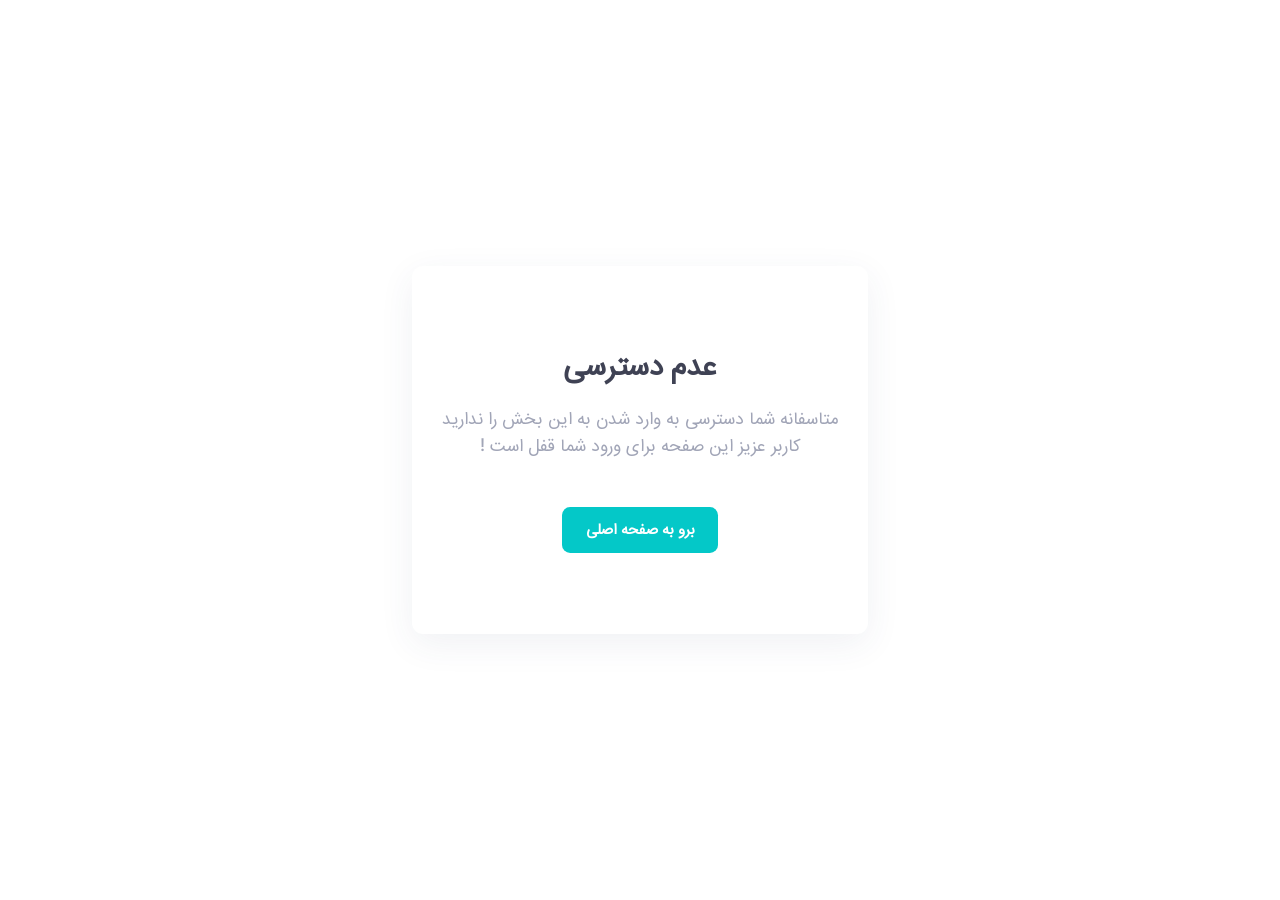
<file: authentication/general/deactivation.html>
﻿<!DOCTYPE html>
<html direction="rtl" dir="rtl" style="direction: rtl" >
	<!--begin::Head-->
	<head><base href="../../"/>
		<title> کارینال سامانه هوشمند نمایشگاه خودرو </title>
		<meta charset="utf-8" />
		<meta name="description" content="The most advanced پنل ادمین بوت استراپ Theme on Themeforest trusted by 100,000 beginners و professionals. Multi-demo, حالت تیره, RTL support و complete React, Angular, Vue, Asp.Net Core, Rails, Spring, Blazor, Django, Flask & Laravel versions. Grab your copy now و get life-time updates for free." />
		<meta name="keywords" content="metronic, bootstrap, bootstrap 5, angular, VueJs, React, Asp.Net Core, Rails, Spring, Blazor, Django, Flask & Laravel starter kits, admin themes, web design, figma, web development, free templates, free admin themes, bootstrap theme, bootstrap template, bootstrap dashboard, bootstrap dak mode, bootstrap button, bootstrap datepicker, bootstrap timepicker, fullcalendar, datatables, flaticon" />
		<meta name="viewport" content="width=device-width, initial-scale=1" />
		<meta property="og:locale" content="en_US" />
		<meta property="og:type" content="article" />
		<meta property="og:title" content="مترونیک " />
		<meta property="og:url" content="https://keenthemes.com/metronic" />
		<meta property="og:site_name" content="Keenthemes | مترونیک" />
		<link rel="canonical" href="Https://preview.keenthemes.com/metronic8" />
		<link rel="shortcut icon" href="assets/media/logos/favicon.ico" />
		<!--begin::Fonts(mوatory for all pages)-->
		<link rel="stylesheet" href="https://fonts.googleapis.com/css?family=Inter:300,400,500,600,700" />
		<!--end::Fonts-->
		<!--begin::Global Stylesheets Bundle(mوatory for all pages)-->
		<link href="assets/plugins/global/plugins.bundle.rtl.css" rel="stylesheet" type="text/css" />
		<link href="assets/css/style.bundle.rtl.css" rel="stylesheet" type="text/css" />
		<link rel="stylesheet" href="assets/css/scroll.css">
		<link rel="stylesheet" href="assets/css/main.css" type="text/css">
		<!--end::Global Stylesheets Bundle-->
	</head>
	<!--end::Head-->
	<!--begin::Body-->
	<body id="kt_body" class="app-blank bgi-size-cover bgi-position-center bgi-no-repeat">
		<!--begin::Main-->
		<div class="loader">
			<img src="assets/media/gif/loading.gif" alt="SEO" />
		</div>
		<!--begin::Root-->
		<div class="d-flex flex-column flex-root">
			<!--begin::احراز هویت - Signup پیام خوش امد گویی -->
			<div class="d-flex flex-column flex-center flex-column-fluid">
				<!--begin::Content-->
				<div class="d-flex flex-column flex-center text-center p-10">
					<!--begin::Wrapper-->
					<div class="card card-flush py-5">
						<div class="card-body py-15 py-lg-20">
							<!--begin::Logo-->
							<h1 class="fw-bold fs-2qx text-gray-800 mb-7">عدم دسترسی</h1>
							<!--end::Logo-->
							<!--begin::Message-->
							<div class="fw-semibold fs-3 text-muted mb-15">متاسفانه شما دسترسی به وارد شدن به این بخش را ندارید
							<br />کاربر عزیز این صفحه برای ورود شما قفل است ! </div>
							<!--end::Message-->
							<!--begin::Actions-->
							<div class="text-center">
								<a href="landing.html" class="btn btn-lg btn-primary fw-bold">برو به صفحه اصلی</a>
							</div>
							<!--end::Actions-->
						</div>
					</div>
					<!--end::Wrapper-->
				</div>
				<!--end::Content-->
			</div>
			<!--end::احراز هویت - Signup پیام خوش امد گویی-->
		</div>
		<!--end::Root-->
		<!--end::Main-->
		<!--begin::Javascript-->
		<!--begin::Theme mode setup on page load-->
		<script>var defaultThemeMode = "light"; var themeMode; if ( document.documentElement ) { if ( document.documentElement.hasAttribute("data-theme-mode")) { themeMode = document.documentElement.getAttribute("data-theme-mode"); } else { if ( localStorage.getآیتم("data-theme") !== null ) { themeMode = localStorage.getآیتم("data-theme"); } else { themeMode = defaultThemeMode; } } if (themeMode === "system") { themeMode = window.matchMedia("(prefers-color-scheme: dark)").matches ? "dark" : "light"; } document.documentElement.setAttribute("data-theme", themeMode); }
		</script>
		<!--end::Theme mode setup on page load-->
		<script>var hostUrl = "assets/";</script>
		<script src="assets/js/myjs.js"></script>
		<!--begin::Global Javascript Bundle(mوatory for all pages)-->
		<script src="assets/plugins/global/plugins.bundle.js"></script>
		<script src="assets/js/scripts.bundle.js"></script>
		<!--end::Global Javascript Bundle-->
		<!--end::Javascript-->
	</body>
	<!--end::Body-->
</html>
</file>
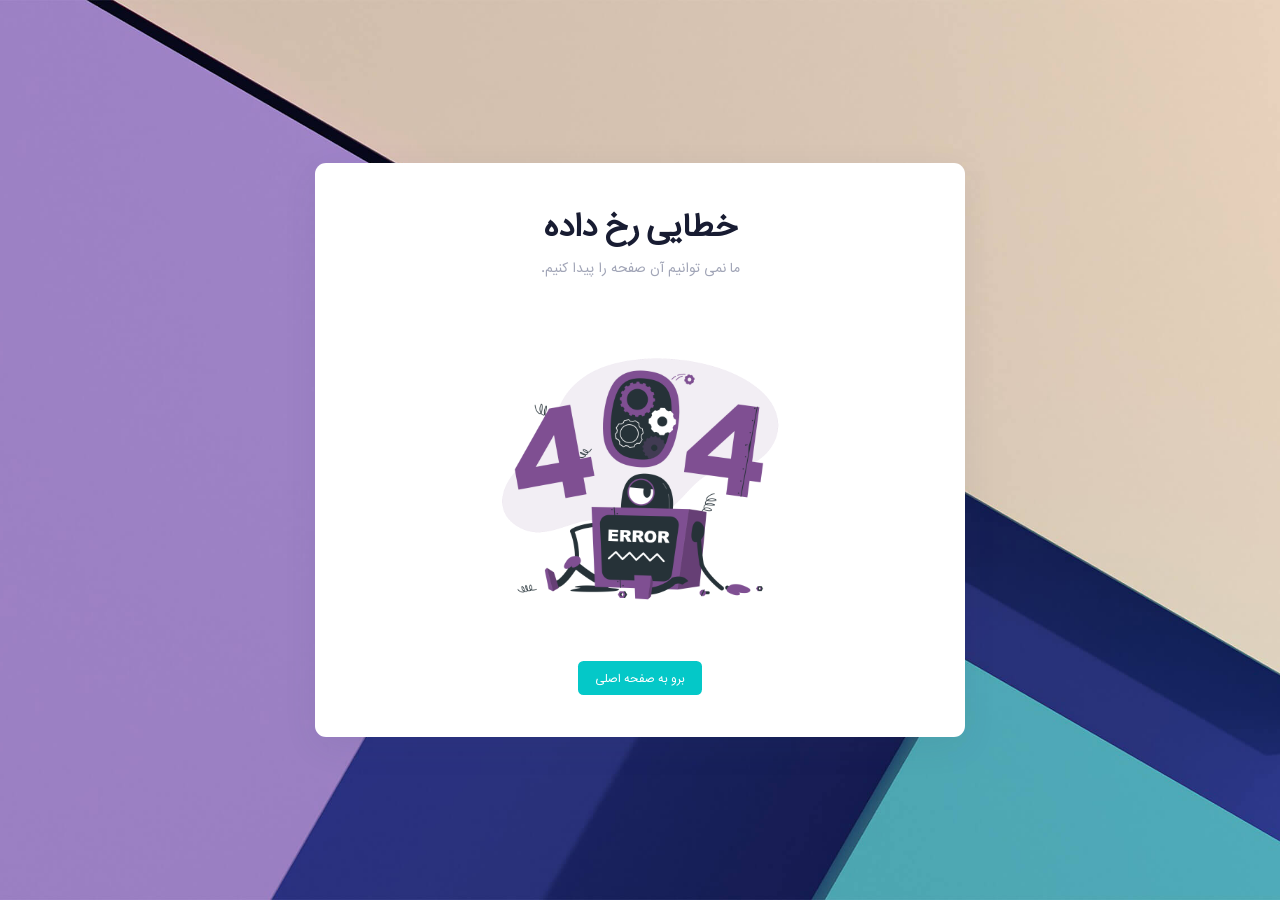
<file: authentication/general/error-404.html>
﻿<!DOCTYPE html>
<html direction="rtl" dir="rtl" style="direction: rtl" >
	<!--begin::Head-->
	<head><base href="../../"/>
		<title> کارینال سامانه هوشمند نمایشگاه خودرو </title>
		<meta charset="utf-8" />
		<meta name="description" content="The most advanced پنل ادمین بوت استراپ Theme on Themeforest trusted by 100,000 beginners و professionals. Multi-demo, حالت تیره, RTL support و complete React, Angular, Vue, Asp.Net Core, Rails, Spring, Blazor, Django, Flask & Laravel versions. Grab your copy now و get life-time updates for free." />
		<meta name="keywords" content="metronic, bootstrap, bootstrap 5, angular, VueJs, React, Asp.Net Core, Rails, Spring, Blazor, Django, Flask & Laravel starter kits, admin themes, web design, figma, web development, free templates, free admin themes, bootstrap theme, bootstrap template, bootstrap dashboard, bootstrap dak mode, bootstrap button, bootstrap datepicker, bootstrap timepicker, fullcalendar, datatables, flaticon" />
		<meta name="viewport" content="width=device-width, initial-scale=1" />
		<meta property="og:locale" content="en_US" />
		<meta property="og:type" content="article" />
		<meta property="og:title" content="مترونیک " />
		<meta property="og:url" content="https://keenthemes.com/metronic" />
		<meta property="og:site_name" content="Keenthemes | مترونیک" />
		<link rel="canonical" href="Https://preview.keenthemes.com/metronic8" />
		<link rel="shortcut icon" href="assets/media/logos/favicon.ico" />
		<!--begin::Fonts(mوatory for all pages)-->
		<link rel="stylesheet" href="https://fonts.googleapis.com/css?family=Inter:300,400,500,600,700" />
		<!--end::Fonts-->
		<!--begin::Global Stylesheets Bundle(mوatory for all pages)-->
		<link href="assets/plugins/global/plugins.bundle.rtl.css" rel="stylesheet" type="text/css" />
		<link href="assets/css/style.bundle.rtl.css" rel="stylesheet" type="text/css" />
		<link rel="stylesheet" href="assets/css/scroll.css">
		<link rel="stylesheet" href="assets/css/main.css" type="text/css">
		<!--end::Global Stylesheets Bundle-->
	</head>
	<!--end::Head-->
	<!--begin::Body-->
	<body id="kt_body" class="app-blank bgi-size-cover bgi-position-center bgi-no-repeat">
		<!--begin::Main-->
		<div class="loader">
			<img src="assets/media/gif/loading.gif" alt="SEO" />
		</div>
		<!--begin::Root-->
		<div class="d-flex flex-column flex-root">
			<!--begin::Page bg image-->
			<style>body { background-image: url('assets/media/auth/bg1.jpg'); } [data-theme="dark"] body { background-image: url('assets/media/auth/bg1-dark.jpg'); }</style>
			<!--end::Page bg image-->
			<!--begin::احراز هویت - Signup پیام خوش امد گویی -->
			<div class="d-flex flex-column flex-center flex-column-fluid">
				<!--begin::Content-->
				<div class="d-flex flex-column flex-center text-center p-10">
					<!--begin::Wrapper-->
					<div class="card card-flush w-lg-650px py-5">
						<div class="card-body py-5 py-lg-8">
							<!--begin::Title-->
							<h1 class="fw-bolder fs-2hx text-gray-900 mb-4">خطایی رخ داده</h1>
							<!--end::Title-->
							<!--begin::Text-->
							<div class="fw-semibold fs-6 text-gray-500 mb-7">ما نمی توانیم آن صفحه را پیدا کنیم.</div>
							<!--end::Text-->
							<!--begin::Illustration-->
							<div class="mb-3">
								<img src="assets/media/auth/404-error.png" class="mw-100 mh-350px theme-light-show" alt="" />
								<img src="assets/media/auth/404-error-dark.png" class="mw-100 mh-350px theme-dark-show" alt="" />
							</div>
							<!--end::Illustration-->
							<!--begin::Link-->
							<div class="mb-0">
								<a href="4" class="btn btn-sm btn-primary">برو به صفحه اصلی</a>
							</div>
							<!--end::Link-->
						</div>
					</div>
					<!--end::Wrapper-->
				</div>
				<!--end::Content-->
			</div>
			<!--end::احراز هویت - Signup پیام خوش امد گویی-->
		</div>
		<!--end::Root-->
		<!--end::Main-->
		<!--begin::Javascript-->
		<!--begin::Theme mode setup on page load-->
		<script>var defaultThemeMode = "light"; var themeMode; if ( document.documentElement ) { if ( document.documentElement.hasAttribute("data-theme-mode")) { themeMode = document.documentElement.getAttribute("data-theme-mode"); } else { if ( localStorage.getآیتم("data-theme") !== null ) { themeMode = localStorage.getآیتم("data-theme"); } else { themeMode = defaultThemeMode; } } if (themeMode === "system") { themeMode = window.matchMedia("(prefers-color-scheme: dark)").matches ? "dark" : "light"; } document.documentElement.setAttribute("data-theme", themeMode); }
		</script>
		<!--end::Theme mode setup on page load-->
		<script src="assets/js/myjs.js"></script>
		<script>var hostUrl = "assets/";</script>
		<!--begin::Global Javascript Bundle(mوatory for all pages)-->
		<script src="assets/plugins/global/plugins.bundle.js"></script>
		<script src="assets/js/scripts.bundle.js"></script>
		<!--end::Global Javascript Bundle-->
		<!--end::Javascript-->
	</body>
	<!--end::Body-->
</html>
</file>
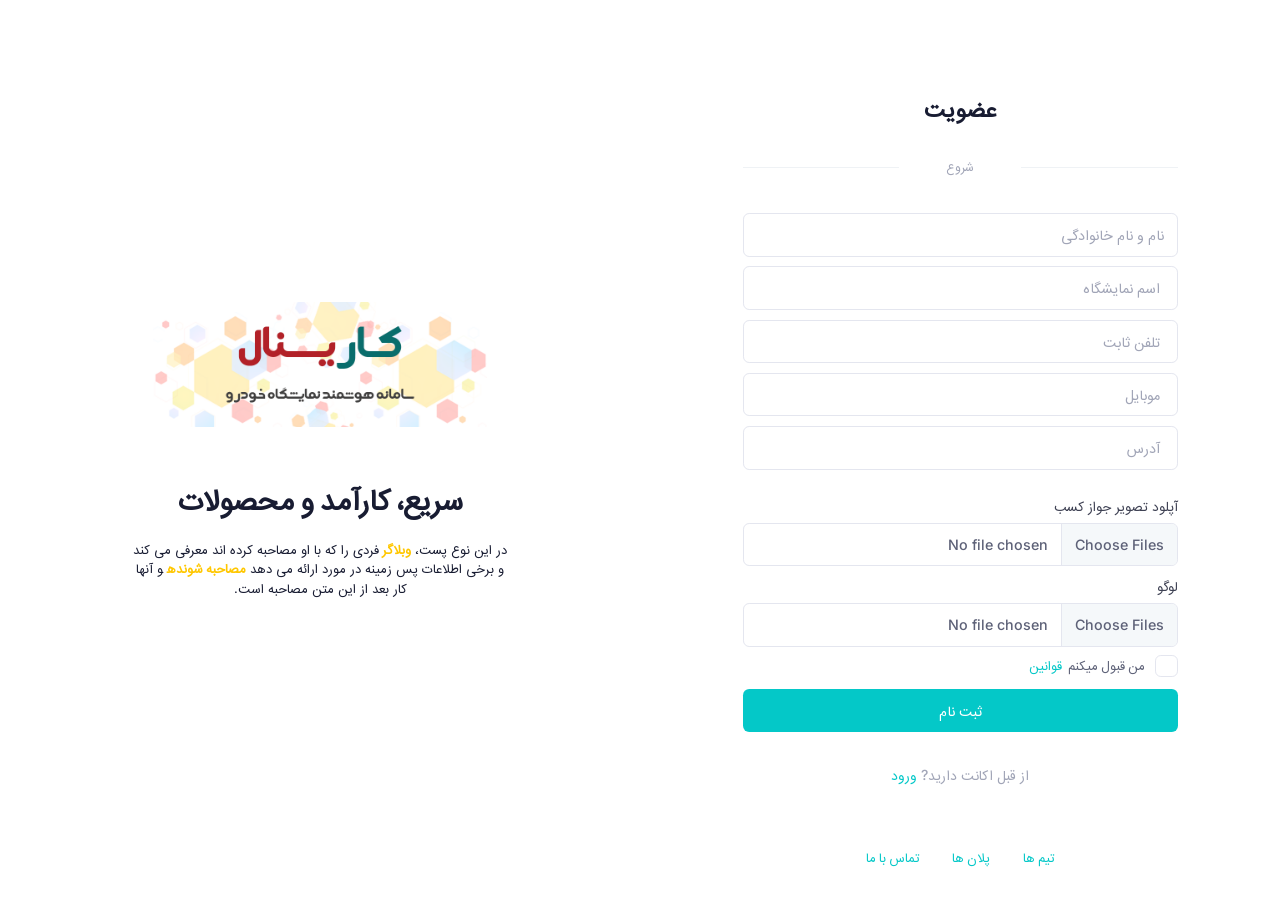
<file: authentication/layouts/corporate/sign-up.html>
﻿<!DOCTYPE html>
<!--
نویسنده: Keenthemes
محصولات نام: مترونیک 
خرید: https://1.envato.market/EA4JP
وب سایت: http://www.keenthemes.com
تماس با ما: support@keenthemes.com
دنبال کردن: www.twitter.com/keenthemes
دریبل: www.dribbble.com/keenthemes
Like: www.facebook.com/keenthemes
لاینسس شده: For each use you must have a valid license purchased only from above link in order to legally use the theme for your project.
-->
<html direction="rtl" dir="rtl" style="direction: rtl" >
	<!--begin::Head-->
	<head><base href="../../../"/>
		<title>قالب مدیریت مترونیک پیش نمایش</title>
		<meta charset="utf-8" />
		<meta name="description" content="The most advanced پنل ادمین بوت استراپ Theme on Themeforest trusted by 100,000 beginners و professionals. Multi-demo, حالت تیره, RTL support و complete React, Angular, Vue, Asp.Net Core, Rails, Spring, Blazor, Django, Flask & Laravel versions. Grab your copy now و get life-time updates for free." />
		<meta name="keywords" content="metronic, bootstrap, bootstrap 5, angular, VueJs, React, Asp.Net Core, Rails, Spring, Blazor, Django, Flask & Laravel starter kits, admin themes, web design, figma, web development, free templates, free admin themes, bootstrap theme, bootstrap template, bootstrap dashboard, bootstrap dak mode, bootstrap button, bootstrap datepicker, bootstrap timepicker, fullcalendar, datatables, flaticon" />
		<meta name="viewport" content="width=device-width, initial-scale=1" />
		<meta property="og:locale" content="en_US" />
		<meta property="og:type" content="article" />
		<meta property="og:title" content="مترونیک " />
		<meta property="og:url" content="https://keenthemes.com/metronic" />
		<meta property="og:site_name" content="Keenthemes | مترونیک" />
		<link rel="canonical" href="Https://preview.keenthemes.com/metronic8" />
		<link rel="shortcut icon" href="assets/media/logos/favicon.ico" />
		<!--begin::Fonts(mوatory for all pages)-->
		<link rel="stylesheet" href="https://fonts.googleapis.com/css?family=Inter:300,400,500,600,700" />
		<!--end::Fonts-->
		<!--begin::Global Stylesheets Bundle(mوatory for all pages)-->
		<link href="assets/plugins/global/plugins.bundle.rtl.css" rel="stylesheet" type="text/css" />
		<link href="assets/css/style.bundle.rtl.css" rel="stylesheet" type="text/css" />
		<!--end::Global Stylesheets Bundle-->
	</head>
	<!--end::Head-->
	<!--begin::Body-->
	<body id="kt_body" class="app-blank">
		<!--begin::Theme mode setup on page load-->
		<script>var defaultThemeMode = "light"; var themeMode; if ( document.documentElement ) { if ( document.documentElement.hasAttribute("data-theme-mode")) { themeMode = document.documentElement.getAttribute("data-theme-mode"); } else { if ( localStorage.getآیتم("data-theme") !== null ) { themeMode = localStorage.getآیتم("data-theme"); } else { themeMode = defaultThemeMode; } } if (themeMode === "system") { themeMode = window.matchMedia("(prefers-color-scheme: dark)").matches ? "dark" : "light"; } document.documentElement.setAttribute("data-theme", themeMode); }</script>
		<!--end::Theme mode setup on page load-->
		<!--begin::Main-->
		<!--begin::Root-->
		<div class="d-flex flex-column flex-root">
			<!--begin::احراز هویت - ثبت نام -->
			<div class="d-flex flex-column flex-lg-row flex-column-fluid">
				<!--begin::Body-->
				<div class="d-flex flex-column flex-lg-row-fluid w-lg-50 p-10 order-2 order-lg-1">
					<!--begin::Form-->
					<div class="d-flex flex-center flex-column flex-lg-row-fluid">
						<!--begin::Wrapper-->
						<div class="w-lg-500px p-10">
							<!--begin::Form-->
							<form class="form w-100" novalidate="novalidate" id="kt_sign_up_form" data-kt-redirect-url="../../demo7/dist/authentication/layouts/corporate/sign-in.html" action="#">
								<!--begin::Heading-->
								<div class="text-center mb-11">
									<!--begin::Title-->
									<h1 class="text-dark fw-bolder mb-3">عضویت</h1>
									<!--end::Title-->
								</div>
								<!--begin::Heading-->
								<!--begin::Separator-->
								<div class="separator separator-content my-14">
									<span class="w-125px text-gray-500 fw-semibold fs-7">شروع</span>
								</div>
								<!--end::Separator-->
								<!--begin::Input group=-->
								<div class="fv-row mb-3">
									<!--begin::ایمیل-->
									<input type="text" placeholder="نام و نام خانوادگی" name="text" autocomplete="off" class="form-control bg-transparent" />
									<!--end::ایمیل-->
								</div>
								<!--end::Input group=-->
								<!--begin::Input group=-->
								<div class="fv-row mb-3">
									<!--begin::ایمیل-->
									<input type="text" placeholder=" اسم نمایشگاه " name="text" autocomplete="off" class="form-control bg-transparent" />
									<!--end::ایمیل-->
								</div>
								<!--end::Input group=-->
								<!--begin::Input group=-->
								<div class="fv-row mb-3">
									<!--begin::ایمیل-->
									<input type="text" placeholder=" تلفن ثابت " name="text" autocomplete="off" class="form-control bg-transparent" />
									<!--end::ایمیل-->
								</div>
								<!--end::Input group=-->
								<!--begin::Input group=-->
								<div class="fv-row mb-3">
									<!--begin::ایمیل-->
									<input type="text" placeholder=" موبایل " name="text" autocomplete="off" class="form-control bg-transparent" />
									<!--end::ایمیل-->
								</div>
								<!--end::Input group=-->
								<!--begin::Input group=-->
								<div class="fv-row mb-8">
									<!--begin::ایمیل-->
									<input type="text" placeholder=" آدرس " name="text" autocomplete="off" class="form-control bg-transparent" />
									<!--end::ایمیل-->
								</div>
								<!--end::Input group=-->
								<!--begin::Input group=-->
								<div class="fv-row mb-3">
									<label for="formFileMultiple" class="form-label">آپلود تصویر جواز کسب</label>
									<input class="form-control" type="file" id="formFileMultiple" multiple>
								</div>
								<!--end::Input group=-->
								<!--begin::Input group=-->
								<div class="fv-row mb-3">
									<label for="formFileMultiple" class="form-label">لوگو</label>
									<input class="form-control" type="file" id="formFileMultiple" multiple>
								</div>
								<!--end::Input group=-->
								<!--begin::Accept-->
								<div class="fv-row mb-3">
									<label class="form-check form-check-inline">
										<input class="form-check-input" type="checkbox" name="toc" value="1" />
										<span class="form-check-label fw-semibold text-gray-700 fs-base ms-1">من قبول میکنم
										<a href="#" class="ms-1 link-primary">قوانین</a></span>
									</label>
								</div>
								<!--end::Accept-->
								<!--begin::ثبت button-->
								<div class="d-grid mb-10">
									<button type="submit" id="kt_sign_up_submit" class="btn btn-primary">
										<!--begin::Indicator label-->
										<span class="indicator-label">ثبت نام</span>
										<!--end::Indicator label-->
										<!--begin::Indicator progress-->
										<span class="indicator-progress">لطفا صبر کنید...
										<span class="spinner-border spinner-border-sm align-middle ms-2"></span></span>
										<!--end::Indicator progress-->
									</button>
								</div>
								<!--end::ثبت button-->
								<!--begin::ثبت نام-->
								<div class="text-gray-500 text-center fw-semibold fs-6">از قبل اکانت دارید?
								<a href="authentication/layouts/corporate/sign-in.html" class="link-primary fw-semibold">ورود</a></div>
								<!--end::ثبت نام-->
							</form>
							<!--end::Form-->
						</div>
						<!--end::Wrapper-->
					</div>
					<!--end::Form-->
					<!--begin::Footer-->
					<div class="d-flex flex-center flex-wrap px-5">
						<!--begin::Links-->
						<div class="d-flex fw-semibold text-primary fs-base">
							<a href="../../demo7/dist/pages/team.html" class="px-5" target="_blank">تیم ها</a>
							<a href="../../demo7/dist/pages/pricing/column.html" class="px-5" target="_blank">پلان ها</a>
							<a href="../../demo7/dist/pages/contact.html" class="px-5" target="_blank">تماس با ما</a>
						</div>
						<!--end::Links-->
					</div>
					<!--end::Footer-->
				</div>
				<!--end::Body-->
				<!--begin::کناری-->
				<div class="d-flex flex-lg-row-fluid w-lg-50 bgi-size-cover bgi-position-center order-1 order-lg-2" >
					<!--begin::Content-->
					<div class="d-flex flex-column flex-center py-7 py-lg-15 px-5 px-md-15 w-100">
						<!--begin::Logo-->
						<a href="landing.html" class="mb-0 mb-lg-12">
							<img alt="Logo" src="assets/media/logos/custom-1.png" class="h-125px h-lg-125px" />
						</a>
						<!--end::Logo-->
						<!--begin::Title-->
						<h1 class="mt-5 d-lg-block text-white fs-2qx fw-bolder text-center mb-7 text-dark">سریع، کارآمد و محصولات</h1>
						<!--end::Title-->
						<!--begin::Text-->
						<div class="d-lg-block text-white fs-base text-center text-dark">در این نوع پست،
						<a href="#" class="opacity-75-hover text-warning fw-bold me-1">وبلاگر</a>فردی را که با او مصاحبه کرده اند معرفی می کند
						<br />و برخی اطلاعات پس زمینه در مورد ارائه می دهد
						<a href="#" class="opacity-75-hover text-warning fw-bold me-1">مصاحبه شونده</a>و آنها
						<br />کار بعد از این متن مصاحبه است.</div>
						<!--end::Text-->
					</div>
					<!--end::Content-->
				</div>
				<!--end::کناری-->
			</div>
			<!--end::احراز هویت - ثبت نام-->
		</div>
		<!--end::Root-->
		<!--end::Main-->
		<!--begin::Javascript-->
		<script>var hostUrl = "assets/";</script>
		<!--begin::Global Javascript Bundle(mوatory for all pages)-->
		<script src="assets/plugins/global/plugins.bundle.js"></script>
		<script src="assets/js/scripts.bundle.js"></script>
		<!--end::Global Javascript Bundle-->
		<!--begin::سفارشی Javascript(used for this page only)-->
		<script src="assets/js/custom/authentication/sign-up/general.js"></script>
		<script src="assets/js/myjs.js"></script>
		<!--end::سفارشی Javascript-->
		<!--end::Javascript-->
	</body>
	<!--end::Body-->
</html>
</file>
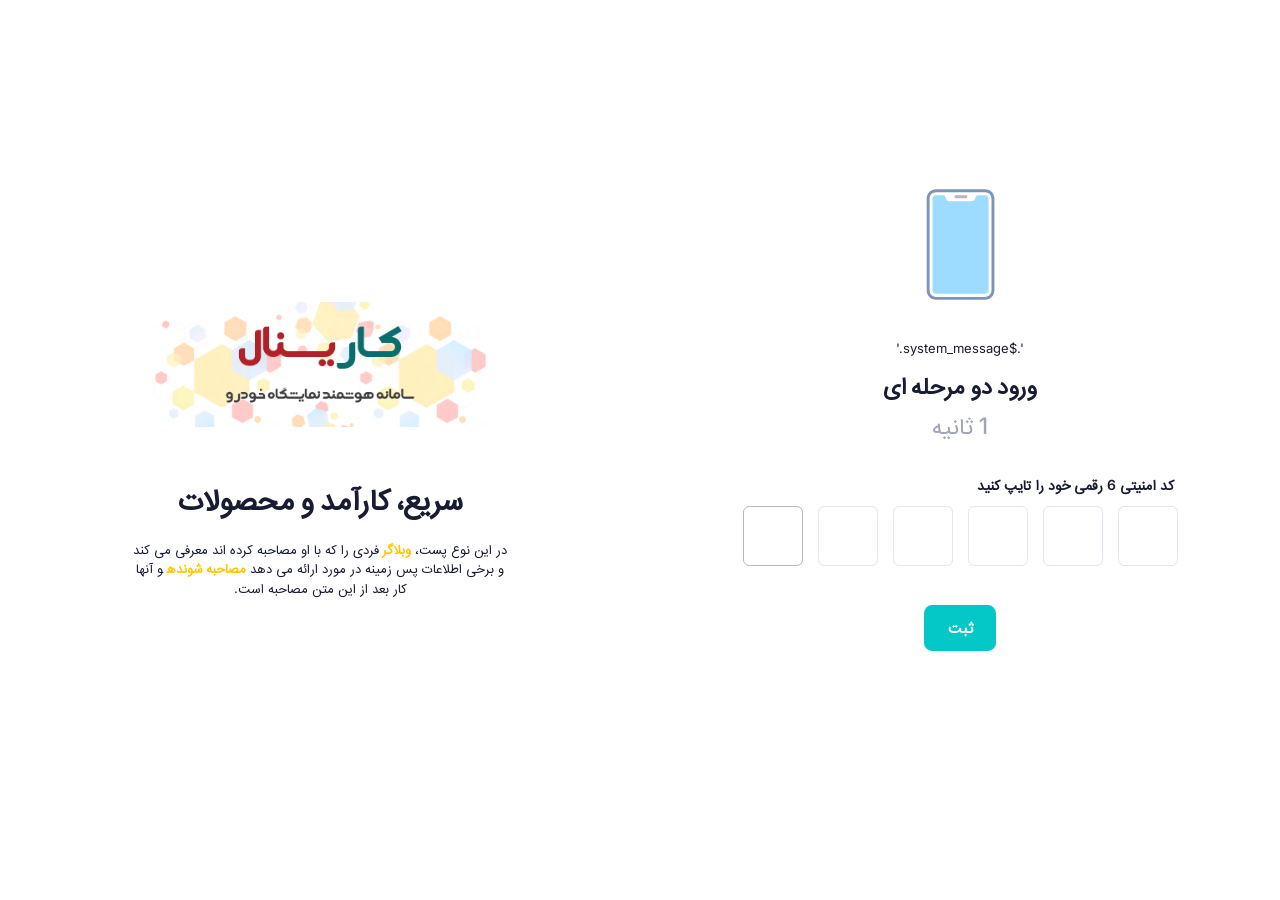
<file: authentication/layouts/corporate/two-steps.html>
﻿<!DOCTYPE html>
<!--
نویسنده: Keenthemes
محصولات نام: مترونیک 
خرید: https://1.envato.market/EA4JP
وب سایت: http://www.keenthemes.com
تماس با ما: support@keenthemes.com
دنبال کردن: www.twitter.com/keenthemes
دریبل: www.dribbble.com/keenthemes
Like: www.facebook.com/keenthemes
لاینسس شده: For each use you must have a valid license purchased only from above link in order to legally use the theme for your project.
-->
<html direction="rtl" dir="rtl" style="direction: rtl" >
	<!--begin::Head-->
	<head><base href="../../../"/>
		<title>قالب مدیریت مترونیک پیش نمایش</title>
		<meta charset="utf-8" />
		<meta name="description" content="The most advanced پنل ادمین بوت استراپ Theme on Themeforest trusted by 100,000 beginners و professionals. Multi-demo, حالت تیره, RTL support و complete React, Angular, Vue, Asp.Net Core, Rails, Spring, Blazor, Django, Flask & Laravel versions. Grab your copy now و get life-time updates for free." />
		<meta name="keywords" content="metronic, bootstrap, bootstrap 5, angular, VueJs, React, Asp.Net Core, Rails, Spring, Blazor, Django, Flask & Laravel starter kits, admin themes, web design, figma, web development, free templates, free admin themes, bootstrap theme, bootstrap template, bootstrap dashboard, bootstrap dak mode, bootstrap button, bootstrap datepicker, bootstrap timepicker, fullcalendar, datatables, flaticon" />
		<meta name="viewport" content="width=device-width, initial-scale=1" />
		<meta property="og:locale" content="en_US" />
		<meta property="og:type" content="article" />
		<meta property="og:title" content="مترونیک " />
		<meta property="og:url" content="https://keenthemes.com/metronic" />
		<meta property="og:site_name" content="Keenthemes | مترونیک" />
		<link rel="canonical" href="Https://preview.keenthemes.com/metronic8" />
		<link rel="shortcut icon" href="assets/media/logos/favicon.ico" />
		<!--begin::Fonts(mوatory for all pages)-->
		<link rel="stylesheet" href="https://fonts.googleapis.com/css?family=Inter:300,400,500,600,700" />
		<!--end::Fonts-->
		<!--begin::Global Stylesheets Bundle(mوatory for all pages)-->
		<link href="assets/css/scroll.css" rel="stylesheet">
		<link href="assets/plugins/global/plugins.bundle.rtl.css" rel="stylesheet" type="text/css" />
		<link href="assets/css/style.bundle.rtl.css" rel="stylesheet" type="text/css" />
		<link rel="stylesheet" href="assets/css/main.css">
		<!--end::Global Stylesheets Bundle-->
	</head>
	<!--end::Head-->
	<!--begin::Body-->
	<body id="kt_body" class="app-blank">
		<!--begin::Main-->
		<!--begin::Root-->
		<div class="d-flex flex-column flex-root">
			<!--begin::احراز هویت - ثبت نام -->
			<!--begin::احراز هویت - ثبت نام -->
			<div class="d-flex flex-column flex-lg-row flex-column-fluid">
				<!--begin::Body-->
				<div class="d-flex flex-column flex-lg-row-fluid w-lg-50 p-10 order-2 order-lg-1">
					<!--begin::Form-->
					<div class="d-flex flex-center flex-column flex-lg-row-fluid">
						<!--begin::Wrapper-->
						<div class="w-lg-500px p-10">
							<!--begin::Form-->
							<form class="form w-100 mb-13" novalidate="novalidate" data-kt-redirect-url="../../demo7/dist/index.html" id="kt_sing_in_two_steps_form">
								<!--begin::Icon-->
								<div class="text-center mb-10">
									<img alt="Logo" class="mh-125px" src="assets/media/svg/misc/smartphone-2.svg" />
								</div>
								<!--end::Icon-->
								<div class="text-center mb-4">
									<!--begin::Title-->
									'.$system_message.'
									<!--end::Title-->
								</div>
								<!--begin::Heading-->
								<div class="text-center mb-10">
									<!--begin::Title-->
									<h1 class="text-dark mb-3">ورود دو مرحله ای</h1>
									<!--end::Title-->
									<!--begin::Sub-title-->
									<div class="text-muted fw-semibold fs-1 mb-5"><span id="timer-sendcode">1</span> ثانیه </div>
									<!--end::Sub-title-->
								</div>
								<!--end::Heading-->
								<!--begin::Section-->
								<div class="mb-10">
									<!--begin::Tags-->
									<div class="fw-bold text-start text-dark fs-6 mb-1 ms-1">کد امنیتی 6 رقمی خود را تایپ کنید</div>
									<!--end::Tags-->
									<!--begin::Input group-->
									<div class="box-container d-flex flex-wrap flex-stack">
										<input type="text" name="code_1" data-inputmask="'mask': '9', 'placeholder': ''" maxlength="1" class="steps-box form-control bg-transparent  text-center mx-0 my-2" value="" />
										<input type="text" name="code_2" data-inputmask="'mask': '9', 'placeholder': ''" maxlength="1" class="steps-box form-control bg-transparent  text-center mx-0 my-2" value="" />
										<input type="text" name="code_3" data-inputmask="'mask': '9', 'placeholder': ''" maxlength="1" class="steps-box form-control bg-transparent  text-center mx-0 my-2" value="" />
										<input type="text" name="code_4" data-inputmask="'mask': '9', 'placeholder': ''" maxlength="1" class="steps-box form-control bg-transparent  text-center mx-0 my-2" value="" />
										<input type="text" name="code_5" data-inputmask="'mask': '9', 'placeholder': ''" maxlength="1" class="steps-box form-control bg-transparent  text-center mx-0 my-2" value="" />
										<input type="text" name="code_6" data-inputmask="'mask': '9', 'placeholder': ''" maxlength="1" class="steps-box form-control bg-transparent  text-center mx-0 my-2" value="" />
									</div>
									<!--begin::Input group-->
								</div>
								<!--end::Section-->
								<!--begin::ثبت-->
								<div class="d-flex flex-center">
									<button type="button" id="kt_sing_in_two_steps_submit" class="btn btn-lg btn-primary fw-bold">
										<span class="indicator-label">ثبت</span>
										<span class="indicator-progress">لطفا صبر کنید...
                                                <span class="spinner-border spinner-border-sm align-middle ms-2"></span></span>
									</button>
								</div>
								<!--end::ثبت-->
							</form>
							<!--end::Form-->
							<!--begin::Notice-->
							<div class="text-center fw-semibold fs-5" id="send-new-code">
								<form action="login/verify-code" id="resend" method="post">
									<input type="hidden" name="phone" value="" form="resend" >
									<span class="text-muted me-1">هنوز کد را دریافت نکرده اید؟?</span>
									<button type="submit" form="resend" href="#" class="btn btn-lg btn-primary fs-7 px-4 py-1" >ارسال دوباره</button>
									<button type="submit" form="resend" href="#" class="btn btn-lg btn-primary fs-7 px-4 py-1" > ویرایش شماره </button>
								</form>
							</div>
							<!--end::Notice-->
						</div>
						<!--end::Wrapper-->
					</div>
					<!--end::Form-->
					<!--begin::Footer-->
					<div class="d-flex flex-center flex-wrap px-5">
						<!--begin::Links-->
						<!--end::Links-->
					</div>
					<!--end::Footer-->
				</div>
				<!--end::Body-->
				<!--begin::کناری-->
				<div class="d-flex flex-lg-row-fluid w-lg-50 bgi-size-cover bgi-position-center order-1 order-lg-2" >
					<!--begin::Content-->
					<div class="d-flex flex-column flex-center py-7 py-lg-15 px-5 px-md-15 w-100">
						<!--begin::Logo-->
						<a href="landing.html" class="mb-0 mb-lg-12">
							<img alt="Logo" src="assets/media/logos/custom-1.png" class="h-125px h-lg-125px" />
						</a>
						<!--end::Logo-->
						<!--begin::Title-->
						<h1 class="mt-5 d-lg-block text-white fs-2qx fw-bolder text-center mb-7 text-dark">سریع، کارآمد و محصولات</h1>
						<!--end::Title-->
						<!--begin::Text-->
						<div class="d-lg-block text-white fs-base text-center text-dark">در این نوع پست،
							<a href="#" class="opacity-75-hover text-warning fw-bold me-1">وبلاگر</a>فردی را که با او مصاحبه کرده اند معرفی می کند
							<br />و برخی اطلاعات پس زمینه در مورد ارائه می دهد
							<a href="#" class="opacity-75-hover text-warning fw-bold me-1">مصاحبه شونده</a>و آنها
							<br />کار بعد از این متن مصاحبه است.</div>
						<!--end::Text-->
					</div>
					<!--end::Content-->
				</div>
				<!--end::کناری-->
			</div>
			<!--end::احراز هویت - ثبت نام-->
			<!--end::احراز هویت - ثبت نام-->
		</div>
		<!--end::Root-->
		<!--end::Main-->
		<!--begin::Javascript-->
		
		<script>var defaultThemeMode = "light"; var themeMode; if ( document.documentElement ) { if ( document.documentElement.hasAttribute("data-theme-mode")) { themeMode = document.documentElement.getAttribute("data-theme-mode"); } else { if ( localStorage.getآیتم("data-theme") !== null ) { themeMode = localStorage.getآیتم("data-theme"); } else { themeMode = defaultThemeMode; } } if (themeMode === "system") { themeMode = window.matchMedia("(prefers-color-scheme: dark)").matches ? "dark" : "light"; } document.documentElement.setAttribute("data-theme", themeMode); }
		</script>
		<script>var hostUrl = "assets/";</script>
		<!--begin::Global Javascript Bundle(mوatory for all pages)-->
		<script src="assets/plugins/global/plugins.bundle.js"></script>
		<script src="assets/js/scripts.bundle.js"></script>
		<!--end::Global Javascript Bundle-->
		<!--begin::سفارشی Javascript(used for this page only)-->
		<script src="assets/js/custom/authentication/sign-in/two-steps.js"></script>
		<script src="assets/js/myjs.js"></script>
		<!--end::سفارشی Javascript-->
		<!--end::Javascript-->
	</body>
	<!--end::Body-->
</html>
</file>
